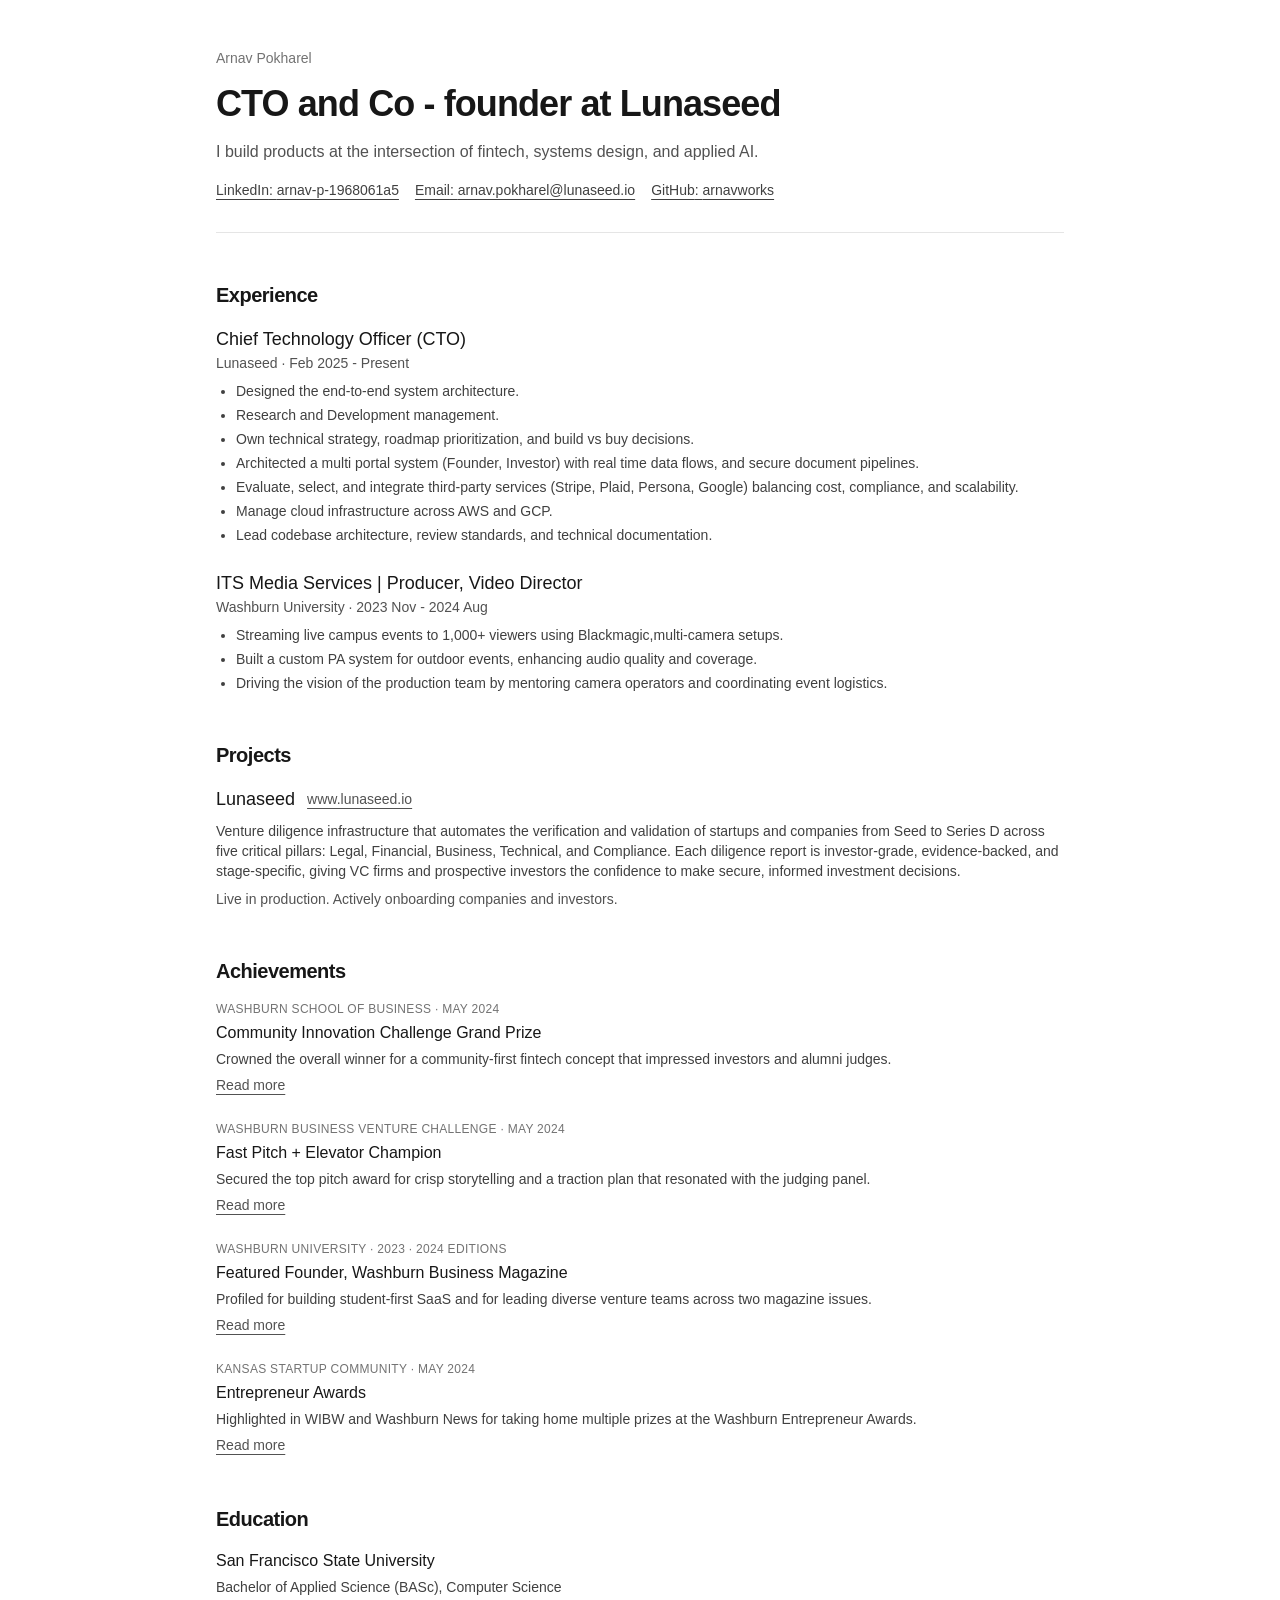
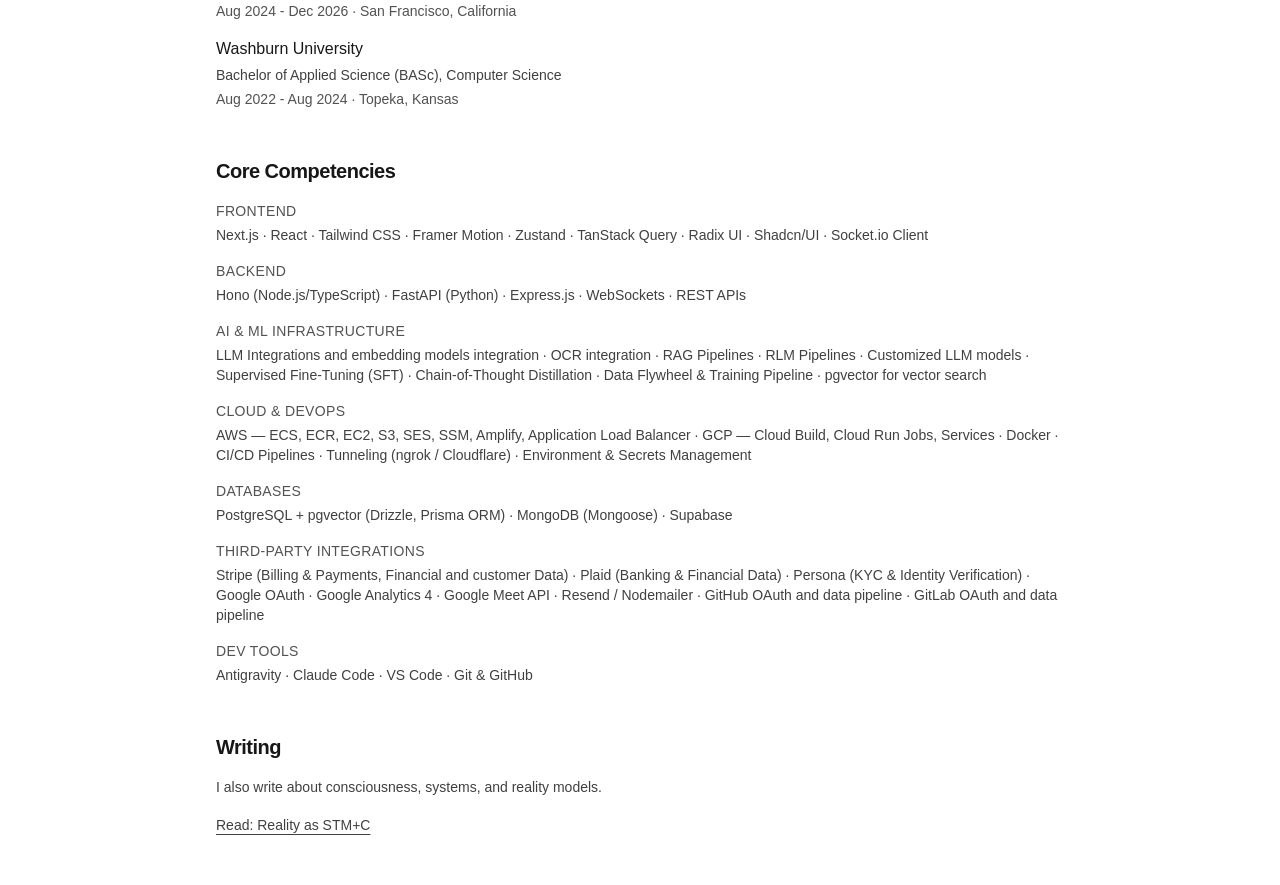
<file: index.html>
<!DOCTYPE html><!--eH_Q9JJtLrn0Xlld8xoKo--><html lang="en"><head><meta charSet="utf-8"/><meta name="viewport" content="width=device-width, initial-scale=1"/><link rel="preload" href="_next/static/media/797e433ab948586e-s.p.dbea232f.woff2" as="font" crossorigin="" type="font/woff2"/><link rel="preload" href="_next/static/media/caa3a2e1cccd8315-s.p.853070df.woff2" as="font" crossorigin="" type="font/woff2"/><link rel="stylesheet" href="_next/static/chunks/b65cd947cbc7b5fe.css" data-precedence="next"/><link rel="preload" as="script" fetchPriority="low" href="_next/static/chunks/465f799faf41e6df.js"/><script src="_next/static/chunks/806bdb8e4a6a9b95.js" async=""></script><script src="_next/static/chunks/f2f58a7e93290fbb.js" async=""></script><script src="_next/static/chunks/d702a24e2b6c48fa.js" async=""></script><script src="_next/static/chunks/turbopack-3751d65683e6514b.js" async=""></script><script src="_next/static/chunks/ff1a16fafef87110.js" async=""></script><script src="_next/static/chunks/d2be314c3ece3fbe.js" async=""></script><script src="_next/static/chunks/0db859697a99cf50.js" async=""></script><meta name="next-size-adjust" content=""/><title>Arnav Pokharel | Product Engineer</title><meta name="description" content="Portfolio of Arnav Pokharel - a Kathmandu-based product engineer crafting ambitious web experiences with Next.js, TypeScript, and thoughtful UX."/><meta property="og:title" content="Arnav Pokharel | Product Engineer"/><meta property="og:description" content="Product-minded engineer helping founders launch delightful SaaS, dashboards, and design systems."/><meta property="og:url" content="https://arnavpokharel.com"/><meta property="og:site_name" content="Arnav Pokharel"/><meta name="twitter:card" content="summary_large_image"/><meta name="twitter:title" content="Arnav Pokharel | Product Engineer"/><meta name="twitter:description" content="Engineer/designer hybrid building resilient, human-centered products with Next.js &amp; TypeScript."/><link rel="icon" href="favicon.ico%3Ffavicon.0b3bf435.ico" sizes="256x256" type="image/x-icon"/><script src="_next/static/chunks/a6dad97d9634a72d.js" noModule=""></script></head><body class="geist_a71539c9-module__T19VSG__variable geist_mono_8d43a2aa-module__8Li5zG__variable antialiased"><div hidden=""><!--$--><!--/$--></div><div class=""><main class="min-h-screen bg-white text-neutral-900 transition-colors dark:bg-neutral-950 dark:text-neutral-100"><div class="mx-auto max-w-4xl space-y-12 px-6 py-12"><header class="space-y-4 border-b border-neutral-200 pb-8 dark:border-neutral-800"><p class="text-sm text-neutral-500 dark:text-neutral-400">Arnav Pokharel</p><h1 class="text-3xl font-semibold tracking-tight sm:text-4xl">CTO and Co - founder at Lunaseed</h1><p class="max-w-2xl text-neutral-600 dark:text-neutral-300">I build products at the intersection of fintech, systems design, and applied AI.</p><div class="flex flex-wrap gap-4 text-sm"><a href="https://www.linkedin.com/in/arnav-p-1968061a5/" target="_blank" rel="noreferrer" class="text-neutral-700 underline underline-offset-4 hover:text-black dark:text-neutral-200 dark:hover:text-white">LinkedIn<!-- -->: <!-- -->arnav-p-1968061a5</a><a href="mailto:arnav.pokharel@lunaseed.io" class="text-neutral-700 underline underline-offset-4 hover:text-black dark:text-neutral-200 dark:hover:text-white">Email<!-- -->: <!-- -->arnav.pokharel@lunaseed.io</a><a href="https://github.com/arnavworks" target="_blank" rel="noreferrer" class="text-neutral-700 underline underline-offset-4 hover:text-black dark:text-neutral-200 dark:hover:text-white">GitHub<!-- -->: <!-- -->arnavworks</a></div></header><section class="space-y-4"><h2 class="text-xl font-semibold tracking-tight text-neutral-900 dark:text-neutral-100">Experience</h2><div class="space-y-6"><article class="space-y-2"><div><h3 class="text-lg font-medium text-neutral-900 dark:text-neutral-100">Chief Technology Officer (CTO)</h3><p class="text-sm text-neutral-600 dark:text-neutral-300">Lunaseed<!-- --> · <!-- -->Feb 2025 - Present</p></div><ul class="list-disc space-y-1 pl-5 text-sm text-neutral-700 dark:text-neutral-300"><li>Designed the end-to-end system architecture.</li><li>Research and Development management.</li><li>Own technical strategy, roadmap prioritization, and build vs buy decisions.</li><li>Architected a multi portal system (Founder, Investor) with real time data flows, and secure document pipelines.</li><li>Evaluate, select, and integrate third-party services (Stripe, Plaid, Persona, Google) balancing cost, compliance, and scalability.</li><li>Manage cloud infrastructure across AWS and GCP.</li><li>Lead codebase architecture, review standards, and technical documentation.</li></ul></article><article class="space-y-2"><div><h3 class="text-lg font-medium text-neutral-900 dark:text-neutral-100">ITS Media Services | Producer, Video Director</h3><p class="text-sm text-neutral-600 dark:text-neutral-300">Washburn University<!-- --> · <!-- -->2023 Nov - 2024 Aug</p></div><ul class="list-disc space-y-1 pl-5 text-sm text-neutral-700 dark:text-neutral-300"><li>Streaming live campus events to 1,000+ viewers using Blackmagic,multi-camera setups.</li><li>Built a custom PA system for outdoor events, enhancing audio quality and coverage.</li><li>Driving the vision of the production team by mentoring camera operators and coordinating event logistics.</li></ul></article></div></section><section class="space-y-4"><h2 class="text-xl font-semibold tracking-tight text-neutral-900 dark:text-neutral-100">Projects</h2><div class="space-y-6"><article class="space-y-2"><div class="flex flex-wrap items-center gap-3"><h3 class="text-lg font-medium text-neutral-900 dark:text-neutral-100">Lunaseed</h3><a href="https://www.lunaseed.io" target="_blank" rel="noreferrer" class="text-sm text-neutral-600 underline underline-offset-4 hover:text-neutral-900 dark:text-neutral-300 dark:hover:text-white">www.lunaseed.io</a></div><p class="text-sm text-neutral-700 dark:text-neutral-300">Venture diligence infrastructure that automates the verification and validation of startups and companies from Seed to Series D across five critical pillars: Legal, Financial, Business, Technical, and Compliance. Each diligence report is investor-grade, evidence-backed, and stage-specific, giving VC firms and prospective investors the confidence to make secure, informed investment decisions.</p><p class="text-sm text-neutral-600 dark:text-neutral-400">Live in production. Actively onboarding companies and investors.</p></article></div></section><section class="space-y-4"><h2 class="text-xl font-semibold tracking-tight text-neutral-900 dark:text-neutral-100">Achievements</h2><div class="space-y-6"><article class="space-y-1"><p class="text-xs uppercase tracking-wide text-neutral-500 dark:text-neutral-400">Washburn School of Business<!-- --> · <!-- -->May 2024</p><h3 class="text-base font-medium text-neutral-900 dark:text-neutral-100">Community Innovation Challenge Grand Prize</h3><p class="text-sm text-neutral-700 dark:text-neutral-300">Crowned the overall winner for a community-first fintech concept that impressed investors and alumni judges.</p><a href="https://www.linkedin.com/posts/washburnbusiness_congratulations-to-our-2024-community-innovation-activity-7177047293928382464-poDV?utm_source=social_share_send&utm_medium=member_desktop_web&rcm=ACoAAC_-2YIBIpYDkq9ajgBYN9ycTtUkUk8Nxxc" target="_blank" rel="noreferrer" class="text-sm text-neutral-600 underline underline-offset-4 hover:text-neutral-900 dark:text-neutral-300 dark:hover:text-white">Read more</a></article><article class="space-y-1"><p class="text-xs uppercase tracking-wide text-neutral-500 dark:text-neutral-400">Washburn Business Venture Challenge<!-- --> · <!-- -->May 2024</p><h3 class="text-base font-medium text-neutral-900 dark:text-neutral-100">Fast Pitch + Elevator Champion</h3><p class="text-sm text-neutral-700 dark:text-neutral-300">Secured the top pitch award for crisp storytelling and a traction plan that resonated with the judging panel.</p><a href="https://www.linkedin.com/posts/washburnbusiness_congratulations-to-trevor-estrada-winner-ugcPost-7182052013487087616-Nx2y?utm_source=social_share_send&utm_medium=member_desktop_web&rcm=ACoAAC_-2YIBIpYDkq9ajgBYN9ycTtUkUk8Nxxc" target="_blank" rel="noreferrer" class="text-sm text-neutral-600 underline underline-offset-4 hover:text-neutral-900 dark:text-neutral-300 dark:hover:text-white">Read more</a></article><article class="space-y-1"><p class="text-xs uppercase tracking-wide text-neutral-500 dark:text-neutral-400">Washburn University<!-- --> · <!-- -->2023 · 2024 Editions</p><h3 class="text-base font-medium text-neutral-900 dark:text-neutral-100">Featured Founder, Washburn Business Magazine</h3><p class="text-sm text-neutral-700 dark:text-neutral-300">Profiled for building student-first SaaS and for leading diverse venture teams across two magazine issues.</p><a href="https://www.washburn.edu/academics/college-schools/business/_REDESIGN 2018/FILES/Magazine/2024-Magazine.pdf" target="_blank" rel="noreferrer" class="text-sm text-neutral-600 underline underline-offset-4 hover:text-neutral-900 dark:text-neutral-300 dark:hover:text-white">Read more</a></article><article class="space-y-1"><p class="text-xs uppercase tracking-wide text-neutral-500 dark:text-neutral-400">Kansas Startup Community<!-- --> · <!-- -->May 2024</p><h3 class="text-base font-medium text-neutral-900 dark:text-neutral-100">Entrepreneur Awards</h3><p class="text-sm text-neutral-700 dark:text-neutral-300">Highlighted in WIBW and Washburn News for taking home multiple prizes at the Washburn Entrepreneur Awards.</p><a href="https://www.wibw.com/2024/05/15/eight-washburn-university-students-two-alums-win-entrepreneur-awards/" target="_blank" rel="noreferrer" class="text-sm text-neutral-600 underline underline-offset-4 hover:text-neutral-900 dark:text-neutral-300 dark:hover:text-white">Read more</a></article></div></section><section class="space-y-4"><h2 class="text-xl font-semibold tracking-tight text-neutral-900 dark:text-neutral-100">Education</h2><div class="space-y-4"><article class="space-y-1"><h3 class="text-base font-medium text-neutral-900 dark:text-neutral-100">San Francisco State University</h3><p class="text-sm text-neutral-700 dark:text-neutral-300">Bachelor of Applied Science (BASc), Computer Science</p><p class="text-sm text-neutral-600 dark:text-neutral-400">Aug 2024 - Dec 2026<!-- --> · <!-- -->San Francisco, California</p></article><article class="space-y-1"><h3 class="text-base font-medium text-neutral-900 dark:text-neutral-100">Washburn University</h3><p class="text-sm text-neutral-700 dark:text-neutral-300">Bachelor of Applied Science (BASc), Computer Science</p><p class="text-sm text-neutral-600 dark:text-neutral-400">Aug 2022 - Aug 2024<!-- --> · <!-- -->Topeka, Kansas</p></article></div></section><section class="space-y-4"><h2 class="text-xl font-semibold tracking-tight text-neutral-900 dark:text-neutral-100">Core Competencies</h2><div class="space-y-4"><article class="space-y-1"><h3 class="text-sm font-medium uppercase tracking-wide text-neutral-600 dark:text-neutral-300">Frontend</h3><p class="text-sm text-neutral-700 dark:text-neutral-300">Next.js · React · Tailwind CSS · Framer Motion · Zustand · TanStack Query · Radix UI · Shadcn/UI · Socket.io Client</p></article><article class="space-y-1"><h3 class="text-sm font-medium uppercase tracking-wide text-neutral-600 dark:text-neutral-300">Backend</h3><p class="text-sm text-neutral-700 dark:text-neutral-300">Hono (Node.js/TypeScript) · FastAPI (Python) · Express.js · WebSockets · REST APIs</p></article><article class="space-y-1"><h3 class="text-sm font-medium uppercase tracking-wide text-neutral-600 dark:text-neutral-300">AI &amp; ML Infrastructure</h3><p class="text-sm text-neutral-700 dark:text-neutral-300">LLM Integrations and embedding models integration · OCR integration · RAG Pipelines · RLM Pipelines · Customized LLM models · Supervised Fine-Tuning (SFT) · Chain-of-Thought Distillation · Data Flywheel &amp; Training Pipeline · pgvector for vector search</p></article><article class="space-y-1"><h3 class="text-sm font-medium uppercase tracking-wide text-neutral-600 dark:text-neutral-300">Cloud &amp; DevOps</h3><p class="text-sm text-neutral-700 dark:text-neutral-300">AWS — ECS, ECR, EC2, S3, SES, SSM, Amplify, Application Load Balancer · GCP — Cloud Build, Cloud Run Jobs, Services · Docker · CI/CD Pipelines · Tunneling (ngrok / Cloudflare) · Environment &amp; Secrets Management</p></article><article class="space-y-1"><h3 class="text-sm font-medium uppercase tracking-wide text-neutral-600 dark:text-neutral-300">Databases</h3><p class="text-sm text-neutral-700 dark:text-neutral-300">PostgreSQL + pgvector (Drizzle, Prisma ORM) · MongoDB (Mongoose) · Supabase</p></article><article class="space-y-1"><h3 class="text-sm font-medium uppercase tracking-wide text-neutral-600 dark:text-neutral-300">Third-Party Integrations</h3><p class="text-sm text-neutral-700 dark:text-neutral-300">Stripe (Billing &amp; Payments, Financial and customer Data) · Plaid (Banking &amp; Financial Data) · Persona (KYC &amp; Identity Verification) · Google OAuth · Google Analytics 4 · Google Meet API · Resend / Nodemailer · GitHub OAuth and data pipeline · GitLab OAuth and data pipeline</p></article><article class="space-y-1"><h3 class="text-sm font-medium uppercase tracking-wide text-neutral-600 dark:text-neutral-300">Dev Tools</h3><p class="text-sm text-neutral-700 dark:text-neutral-300">Antigravity · Claude Code · VS Code · Git &amp; GitHub</p></article></div></section><section class="space-y-4"><h2 class="text-xl font-semibold tracking-tight text-neutral-900 dark:text-neutral-100">Writing</h2><p class="text-sm text-neutral-700 dark:text-neutral-300">I also write about consciousness, systems, and reality models.</p><a class="text-sm text-neutral-700 underline underline-offset-4 hover:text-neutral-900 dark:text-neutral-300 dark:hover:text-white" href="reality.html">Read: Reality as STM+C</a></section></div></main></div><!--$--><!--/$--><script src="_next/static/chunks/465f799faf41e6df.js" id="_R_" async=""></script><script>(self.__next_f=self.__next_f||[]).push([0])</script><script>self.__next_f.push([1,"1:\"$Sreact.fragment\"\n2:I[39756,[\"/_next/static/chunks/ff1a16fafef87110.js\",\"/_next/static/chunks/d2be314c3ece3fbe.js\"],\"default\"]\n3:I[37457,[\"/_next/static/chunks/ff1a16fafef87110.js\",\"/_next/static/chunks/d2be314c3ece3fbe.js\"],\"default\"]\n4:I[47257,[\"/_next/static/chunks/ff1a16fafef87110.js\",\"/_next/static/chunks/d2be314c3ece3fbe.js\"],\"ClientPageRoot\"]\n5:I[31713,[\"/_next/static/chunks/0db859697a99cf50.js\"],\"default\"]\n8:I[97367,[\"/_next/static/chunks/ff1a16fafef87110.js\",\"/_next/static/chunks/d2be314c3ece3fbe.js\"],\"OutletBoundary\"]\n9:\"$Sreact.suspense\"\nb:I[97367,[\"/_next/static/chunks/ff1a16fafef87110.js\",\"/_next/static/chunks/d2be314c3ece3fbe.js\"],\"ViewportBoundary\"]\nd:I[97367,[\"/_next/static/chunks/ff1a16fafef87110.js\",\"/_next/static/chunks/d2be314c3ece3fbe.js\"],\"MetadataBoundary\"]\nf:I[68027,[],\"default\"]\n:HL[\"/_next/static/chunks/b65cd947cbc7b5fe.css\",\"style\"]\n:HL[\"/_next/static/media/797e433ab948586e-s.p.dbea232f.woff2\",\"font\",{\"crossOrigin\":\"\",\"type\":\"font/woff2\"}]\n:HL[\"/_next/static/media/caa3a2e1cccd8315-s.p.853070df.woff2\",\"font\",{\"crossOrigin\":\"\",\"type\":\"font/woff2\"}]\n"])</script><script>self.__next_f.push([1,"0:{\"P\":null,\"b\":\"eH_Q9JJtLrn0Xlld8xoKo\",\"c\":[\"\",\"\"],\"q\":\"\",\"i\":false,\"f\":[[[\"\",{\"children\":[\"__PAGE__\",{}]},\"$undefined\",\"$undefined\",true],[[\"$\",\"$1\",\"c\",{\"children\":[[[\"$\",\"link\",\"0\",{\"rel\":\"stylesheet\",\"href\":\"/_next/static/chunks/b65cd947cbc7b5fe.css\",\"precedence\":\"next\",\"crossOrigin\":\"$undefined\",\"nonce\":\"$undefined\"}]],[\"$\",\"html\",null,{\"lang\":\"en\",\"children\":[\"$\",\"body\",null,{\"className\":\"geist_a71539c9-module__T19VSG__variable geist_mono_8d43a2aa-module__8Li5zG__variable antialiased\",\"children\":[\"$\",\"$L2\",null,{\"parallelRouterKey\":\"children\",\"error\":\"$undefined\",\"errorStyles\":\"$undefined\",\"errorScripts\":\"$undefined\",\"template\":[\"$\",\"$L3\",null,{}],\"templateStyles\":\"$undefined\",\"templateScripts\":\"$undefined\",\"notFound\":[[[\"$\",\"title\",null,{\"children\":\"404: This page could not be found.\"}],[\"$\",\"div\",null,{\"style\":{\"fontFamily\":\"system-ui,\\\"Segoe UI\\\",Roboto,Helvetica,Arial,sans-serif,\\\"Apple Color Emoji\\\",\\\"Segoe UI Emoji\\\"\",\"height\":\"100vh\",\"textAlign\":\"center\",\"display\":\"flex\",\"flexDirection\":\"column\",\"alignItems\":\"center\",\"justifyContent\":\"center\"},\"children\":[\"$\",\"div\",null,{\"children\":[[\"$\",\"style\",null,{\"dangerouslySetInnerHTML\":{\"__html\":\"body{color:#000;background:#fff;margin:0}.next-error-h1{border-right:1px solid rgba(0,0,0,.3)}@media (prefers-color-scheme:dark){body{color:#fff;background:#000}.next-error-h1{border-right:1px solid rgba(255,255,255,.3)}}\"}}],[\"$\",\"h1\",null,{\"className\":\"next-error-h1\",\"style\":{\"display\":\"inline-block\",\"margin\":\"0 20px 0 0\",\"padding\":\"0 23px 0 0\",\"fontSize\":24,\"fontWeight\":500,\"verticalAlign\":\"top\",\"lineHeight\":\"49px\"},\"children\":404}],[\"$\",\"div\",null,{\"style\":{\"display\":\"inline-block\"},\"children\":[\"$\",\"h2\",null,{\"style\":{\"fontSize\":14,\"fontWeight\":400,\"lineHeight\":\"49px\",\"margin\":0},\"children\":\"This page could not be found.\"}]}]]}]}]],[]],\"forbidden\":\"$undefined\",\"unauthorized\":\"$undefined\"}]}]}]]}],{\"children\":[[\"$\",\"$1\",\"c\",{\"children\":[[\"$\",\"$L4\",null,{\"Component\":\"$5\",\"serverProvidedParams\":{\"searchParams\":{},\"params\":{},\"promises\":[\"$@6\",\"$@7\"]}}],[[\"$\",\"script\",\"script-0\",{\"src\":\"/_next/static/chunks/0db859697a99cf50.js\",\"async\":true,\"nonce\":\"$undefined\"}]],[\"$\",\"$L8\",null,{\"children\":[\"$\",\"$9\",null,{\"name\":\"Next.MetadataOutlet\",\"children\":\"$@a\"}]}]]}],{},null,false,false]},null,false,false],[\"$\",\"$1\",\"h\",{\"children\":[null,[\"$\",\"$Lb\",null,{\"children\":\"$Lc\"}],[\"$\",\"div\",null,{\"hidden\":true,\"children\":[\"$\",\"$Ld\",null,{\"children\":[\"$\",\"$9\",null,{\"name\":\"Next.Metadata\",\"children\":\"$Le\"}]}]}],[\"$\",\"meta\",null,{\"name\":\"next-size-adjust\",\"content\":\"\"}]]}],false]],\"m\":\"$undefined\",\"G\":[\"$f\",[]],\"S\":true}\n"])</script><script>self.__next_f.push([1,"6:{}\n7:\"$0:f:0:1:1:children:0:props:children:0:props:serverProvidedParams:params\"\n"])</script><script>self.__next_f.push([1,"c:[[\"$\",\"meta\",\"0\",{\"charSet\":\"utf-8\"}],[\"$\",\"meta\",\"1\",{\"name\":\"viewport\",\"content\":\"width=device-width, initial-scale=1\"}]]\n"])</script><script>self.__next_f.push([1,"10:I[27201,[\"/_next/static/chunks/ff1a16fafef87110.js\",\"/_next/static/chunks/d2be314c3ece3fbe.js\"],\"IconMark\"]\na:null\ne:[[\"$\",\"title\",\"0\",{\"children\":\"Arnav Pokharel | Product Engineer\"}],[\"$\",\"meta\",\"1\",{\"name\":\"description\",\"content\":\"Portfolio of Arnav Pokharel - a Kathmandu-based product engineer crafting ambitious web experiences with Next.js, TypeScript, and thoughtful UX.\"}],[\"$\",\"meta\",\"2\",{\"property\":\"og:title\",\"content\":\"Arnav Pokharel | Product Engineer\"}],[\"$\",\"meta\",\"3\",{\"property\":\"og:description\",\"content\":\"Product-minded engineer helping founders launch delightful SaaS, dashboards, and design systems.\"}],[\"$\",\"meta\",\"4\",{\"property\":\"og:url\",\"content\":\"https://arnavpokharel.com\"}],[\"$\",\"meta\",\"5\",{\"property\":\"og:site_name\",\"content\":\"Arnav Pokharel\"}],[\"$\",\"meta\",\"6\",{\"name\":\"twitter:card\",\"content\":\"summary_large_image\"}],[\"$\",\"meta\",\"7\",{\"name\":\"twitter:title\",\"content\":\"Arnav Pokharel | Product Engineer\"}],[\"$\",\"meta\",\"8\",{\"name\":\"twitter:description\",\"content\":\"Engineer/designer hybrid building resilient, human-centered products with Next.js \u0026 TypeScript.\"}],[\"$\",\"link\",\"9\",{\"rel\":\"icon\",\"href\":\"/favicon.ico?favicon.0b3bf435.ico\",\"sizes\":\"256x256\",\"type\":\"image/x-icon\"}],[\"$\",\"$L10\",\"10\",{}]]\n"])</script></body></html>
</file>
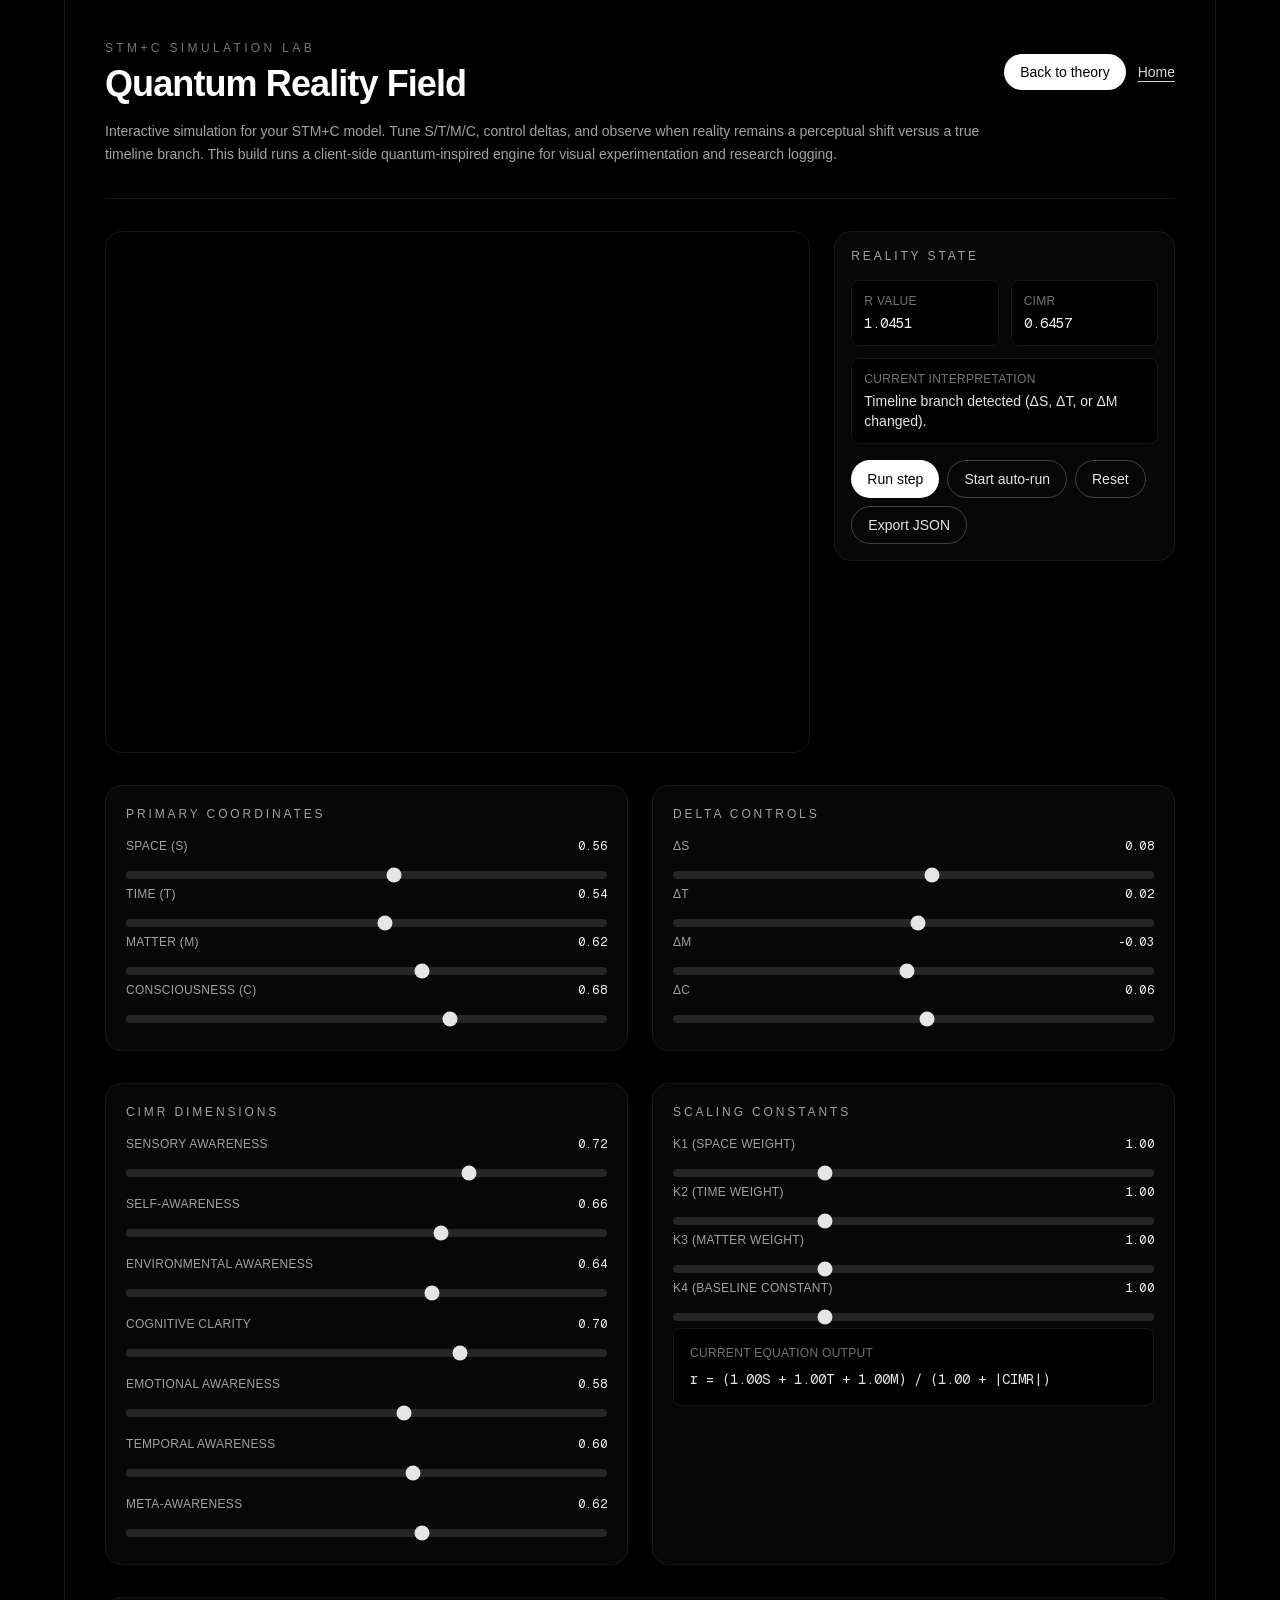
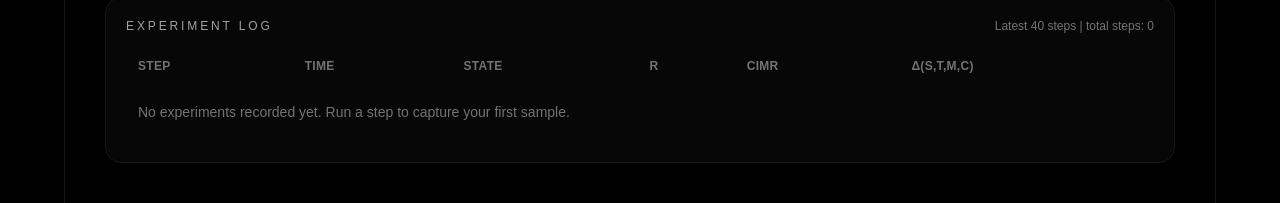
<file: reality/simulation.html>
<!DOCTYPE html><!--eH_Q9JJtLrn0Xlld8xoKo--><html lang="en"><head><meta charSet="utf-8"/><meta name="viewport" content="width=device-width, initial-scale=1"/><link rel="preload" href="../_next/static/media/797e433ab948586e-s.p.dbea232f.woff2" as="font" crossorigin="" type="font/woff2"/><link rel="preload" href="../_next/static/media/caa3a2e1cccd8315-s.p.853070df.woff2" as="font" crossorigin="" type="font/woff2"/><link rel="stylesheet" href="../_next/static/chunks/b65cd947cbc7b5fe.css" data-precedence="next"/><link rel="preload" as="script" fetchPriority="low" href="../_next/static/chunks/465f799faf41e6df.js"/><script src="../_next/static/chunks/806bdb8e4a6a9b95.js" async=""></script><script src="../_next/static/chunks/f2f58a7e93290fbb.js" async=""></script><script src="../_next/static/chunks/d702a24e2b6c48fa.js" async=""></script><script src="../_next/static/chunks/turbopack-3751d65683e6514b.js" async=""></script><script src="../_next/static/chunks/ff1a16fafef87110.js" async=""></script><script src="../_next/static/chunks/d2be314c3ece3fbe.js" async=""></script><script src="../_next/static/chunks/781980b71c1564a2.js" async=""></script><meta name="next-size-adjust" content=""/><title>Arnav Pokharel | Product Engineer</title><meta name="description" content="Portfolio of Arnav Pokharel - a Kathmandu-based product engineer crafting ambitious web experiences with Next.js, TypeScript, and thoughtful UX."/><meta property="og:title" content="Arnav Pokharel | Product Engineer"/><meta property="og:description" content="Product-minded engineer helping founders launch delightful SaaS, dashboards, and design systems."/><meta property="og:url" content="https://arnavpokharel.com"/><meta property="og:site_name" content="Arnav Pokharel"/><meta name="twitter:card" content="summary_large_image"/><meta name="twitter:title" content="Arnav Pokharel | Product Engineer"/><meta name="twitter:description" content="Engineer/designer hybrid building resilient, human-centered products with Next.js &amp; TypeScript."/><link rel="icon" href="../favicon.ico%3Ffavicon.0b3bf435.ico" sizes="256x256" type="image/x-icon"/><script src="../_next/static/chunks/a6dad97d9634a72d.js" noModule=""></script></head><body class="geist_a71539c9-module__T19VSG__variable geist_mono_8d43a2aa-module__8Li5zG__variable antialiased"><div hidden=""><!--$--><!--/$--></div><div class=""><main class="min-h-screen bg-black text-neutral-100"><div class="mx-auto max-w-6xl space-y-8 border-x border-neutral-900 px-6 py-10 sm:px-10"><header class="space-y-4 border-b border-neutral-900 pb-8"><div class="flex flex-wrap items-center justify-between gap-4"><div><p class="text-xs uppercase tracking-[0.28em] text-neutral-500">STM+C Simulation Lab</p><h1 class="mt-2 text-3xl font-semibold tracking-tight text-white sm:text-4xl">Quantum Reality Field</h1></div><div class="flex flex-wrap items-center gap-3"><a class="rounded-full bg-white px-4 py-2 text-sm text-black hover:bg-neutral-200" href="../reality.html">Back to theory</a><a class="text-sm text-neutral-300 underline underline-offset-4 hover:text-white" href="../index.html">Home</a></div></div><p class="max-w-4xl text-sm leading-relaxed text-neutral-400">Interactive simulation for your STM+C model. Tune S/T/M/C, control deltas, and observe when reality remains a perceptual shift versus a true timeline branch. This build runs a client-side quantum-inspired engine for visual experimentation and research logging.</p></header><section class="grid gap-6 lg:grid-cols-12"><div class="lg:col-span-8"><div class="overflow-hidden rounded-2xl border border-neutral-900 bg-black"><canvas class="h-[420px] w-full sm:h-[520px]"></canvas></div></div><div class="space-y-4 lg:col-span-4"><div class="rounded-2xl border border-neutral-900 bg-neutral-950/70 p-4"><p class="text-xs uppercase tracking-[0.24em] text-neutral-400">Reality State</p><div class="mt-4 grid grid-cols-2 gap-3 text-sm"><div class="rounded-lg border border-neutral-900 bg-black p-3"><p class="text-xs uppercase tracking-wide text-neutral-500">r value</p><p class="mt-1 font-mono text-neutral-100">1.0451</p></div><div class="rounded-lg border border-neutral-900 bg-black p-3"><p class="text-xs uppercase tracking-wide text-neutral-500">CIMR</p><p class="mt-1 font-mono text-neutral-100">0.6457</p></div><div class="col-span-2 rounded-lg border border-neutral-900 bg-black p-3"><p class="text-xs uppercase tracking-wide text-neutral-500">Current interpretation</p><p class="mt-1 text-neutral-200">Timeline branch detected (ΔS, ΔT, or ΔM changed).</p></div></div><div class="mt-4 flex flex-wrap gap-2"><button type="button" class="rounded-full bg-white px-4 py-2 text-sm font-medium text-black hover:bg-neutral-200">Run step</button><button type="button" class="rounded-full border border-neutral-700 px-4 py-2 text-sm text-neutral-200 hover:border-neutral-500 hover:text-white">Start auto-run</button><button type="button" class="rounded-full border border-neutral-700 px-4 py-2 text-sm text-neutral-200 hover:border-neutral-500">Reset</button><button type="button" class="rounded-full border border-neutral-700 px-4 py-2 text-sm text-neutral-200 hover:border-neutral-500">Export JSON</button></div></div></div></section><section class="grid gap-6 lg:grid-cols-2"><div class="space-y-4 rounded-2xl border border-neutral-900 bg-neutral-950/70 p-5"><p class="text-xs uppercase tracking-[0.24em] text-neutral-400">Primary Coordinates</p><label class="space-y-2"><div class="flex items-center justify-between text-xs uppercase tracking-wide text-neutral-400"><span>Space (S)</span><span class="font-mono text-neutral-100">0.56</span></div><input type="range" min="0" max="1" step="0.01" class="h-2 w-full cursor-pointer appearance-none rounded-full bg-neutral-800 accent-neutral-200" value="0.56"/></label><label class="space-y-2"><div class="flex items-center justify-between text-xs uppercase tracking-wide text-neutral-400"><span>Time (T)</span><span class="font-mono text-neutral-100">0.54</span></div><input type="range" min="0" max="1" step="0.01" class="h-2 w-full cursor-pointer appearance-none rounded-full bg-neutral-800 accent-neutral-200" value="0.54"/></label><label class="space-y-2"><div class="flex items-center justify-between text-xs uppercase tracking-wide text-neutral-400"><span>Matter (M)</span><span class="font-mono text-neutral-100">0.62</span></div><input type="range" min="0" max="1" step="0.01" class="h-2 w-full cursor-pointer appearance-none rounded-full bg-neutral-800 accent-neutral-200" value="0.62"/></label><label class="space-y-2"><div class="flex items-center justify-between text-xs uppercase tracking-wide text-neutral-400"><span>Consciousness (C)</span><span class="font-mono text-neutral-100">0.68</span></div><input type="range" min="0" max="1" step="0.01" class="h-2 w-full cursor-pointer appearance-none rounded-full bg-neutral-800 accent-neutral-200" value="0.68"/></label></div><div class="space-y-4 rounded-2xl border border-neutral-900 bg-neutral-950/70 p-5"><p class="text-xs uppercase tracking-[0.24em] text-neutral-400">Delta Controls</p><label class="space-y-2"><div class="flex items-center justify-between text-xs uppercase tracking-wide text-neutral-400"><span>ΔS</span><span class="font-mono text-neutral-100">0.08</span></div><input type="range" min="-1" max="1" step="0.01" class="h-2 w-full cursor-pointer appearance-none rounded-full bg-neutral-800 accent-neutral-200" value="0.08"/></label><label class="space-y-2"><div class="flex items-center justify-between text-xs uppercase tracking-wide text-neutral-400"><span>ΔT</span><span class="font-mono text-neutral-100">0.02</span></div><input type="range" min="-1" max="1" step="0.01" class="h-2 w-full cursor-pointer appearance-none rounded-full bg-neutral-800 accent-neutral-200" value="0.02"/></label><label class="space-y-2"><div class="flex items-center justify-between text-xs uppercase tracking-wide text-neutral-400"><span>ΔM</span><span class="font-mono text-neutral-100">-0.03</span></div><input type="range" min="-1" max="1" step="0.01" class="h-2 w-full cursor-pointer appearance-none rounded-full bg-neutral-800 accent-neutral-200" value="-0.03"/></label><label class="space-y-2"><div class="flex items-center justify-between text-xs uppercase tracking-wide text-neutral-400"><span>ΔC</span><span class="font-mono text-neutral-100">0.06</span></div><input type="range" min="-1" max="1" step="0.01" class="h-2 w-full cursor-pointer appearance-none rounded-full bg-neutral-800 accent-neutral-200" value="0.06"/></label></div></section><section class="grid gap-6 lg:grid-cols-2"><div class="space-y-4 rounded-2xl border border-neutral-900 bg-neutral-950/70 p-5"><p class="text-xs uppercase tracking-[0.24em] text-neutral-400">CIMR Dimensions</p><div class="grid gap-3"><label class="space-y-2"><div class="flex items-center justify-between text-xs uppercase tracking-wide text-neutral-400"><span>Sensory awareness</span><span class="font-mono text-neutral-100">0.72</span></div><input type="range" min="0" max="1" step="0.01" class="h-2 w-full cursor-pointer appearance-none rounded-full bg-neutral-800 accent-neutral-200" value="0.72"/></label><label class="space-y-2"><div class="flex items-center justify-between text-xs uppercase tracking-wide text-neutral-400"><span>Self-awareness</span><span class="font-mono text-neutral-100">0.66</span></div><input type="range" min="0" max="1" step="0.01" class="h-2 w-full cursor-pointer appearance-none rounded-full bg-neutral-800 accent-neutral-200" value="0.66"/></label><label class="space-y-2"><div class="flex items-center justify-between text-xs uppercase tracking-wide text-neutral-400"><span>Environmental awareness</span><span class="font-mono text-neutral-100">0.64</span></div><input type="range" min="0" max="1" step="0.01" class="h-2 w-full cursor-pointer appearance-none rounded-full bg-neutral-800 accent-neutral-200" value="0.64"/></label><label class="space-y-2"><div class="flex items-center justify-between text-xs uppercase tracking-wide text-neutral-400"><span>Cognitive clarity</span><span class="font-mono text-neutral-100">0.70</span></div><input type="range" min="0" max="1" step="0.01" class="h-2 w-full cursor-pointer appearance-none rounded-full bg-neutral-800 accent-neutral-200" value="0.7"/></label><label class="space-y-2"><div class="flex items-center justify-between text-xs uppercase tracking-wide text-neutral-400"><span>Emotional awareness</span><span class="font-mono text-neutral-100">0.58</span></div><input type="range" min="0" max="1" step="0.01" class="h-2 w-full cursor-pointer appearance-none rounded-full bg-neutral-800 accent-neutral-200" value="0.58"/></label><label class="space-y-2"><div class="flex items-center justify-between text-xs uppercase tracking-wide text-neutral-400"><span>Temporal awareness</span><span class="font-mono text-neutral-100">0.60</span></div><input type="range" min="0" max="1" step="0.01" class="h-2 w-full cursor-pointer appearance-none rounded-full bg-neutral-800 accent-neutral-200" value="0.6"/></label><label class="space-y-2"><div class="flex items-center justify-between text-xs uppercase tracking-wide text-neutral-400"><span>Meta-awareness</span><span class="font-mono text-neutral-100">0.62</span></div><input type="range" min="0" max="1" step="0.01" class="h-2 w-full cursor-pointer appearance-none rounded-full bg-neutral-800 accent-neutral-200" value="0.62"/></label></div></div><div class="space-y-4 rounded-2xl border border-neutral-900 bg-neutral-950/70 p-5"><p class="text-xs uppercase tracking-[0.24em] text-neutral-400">Scaling Constants</p><label class="space-y-2"><div class="flex items-center justify-between text-xs uppercase tracking-wide text-neutral-400"><span>k1 (space weight)</span><span class="font-mono text-neutral-100">1.00</span></div><input type="range" min="0.1" max="3" step="0.01" class="h-2 w-full cursor-pointer appearance-none rounded-full bg-neutral-800 accent-neutral-200" value="1"/></label><label class="space-y-2"><div class="flex items-center justify-between text-xs uppercase tracking-wide text-neutral-400"><span>k2 (time weight)</span><span class="font-mono text-neutral-100">1.00</span></div><input type="range" min="0.1" max="3" step="0.01" class="h-2 w-full cursor-pointer appearance-none rounded-full bg-neutral-800 accent-neutral-200" value="1"/></label><label class="space-y-2"><div class="flex items-center justify-between text-xs uppercase tracking-wide text-neutral-400"><span>k3 (matter weight)</span><span class="font-mono text-neutral-100">1.00</span></div><input type="range" min="0.1" max="3" step="0.01" class="h-2 w-full cursor-pointer appearance-none rounded-full bg-neutral-800 accent-neutral-200" value="1"/></label><label class="space-y-2"><div class="flex items-center justify-between text-xs uppercase tracking-wide text-neutral-400"><span>k4 (baseline constant)</span><span class="font-mono text-neutral-100">1.00</span></div><input type="range" min="0.1" max="3" step="0.01" class="h-2 w-full cursor-pointer appearance-none rounded-full bg-neutral-800 accent-neutral-200" value="1"/></label><div class="rounded-lg border border-neutral-900 bg-black p-4"><p class="text-xs uppercase tracking-wide text-neutral-500">Current equation output</p><p class="mt-2 font-mono text-sm text-neutral-200">r = (<!-- -->1.00<!-- -->S + <!-- -->1.00<!-- -->T + <!-- -->1.00<!-- -->M) / (<!-- -->1.00<!-- --> + |CIMR|)</p></div></div></section><section class="space-y-4 rounded-2xl border border-neutral-900 bg-neutral-950/70 p-5"><div class="flex flex-wrap items-center justify-between gap-3"><p class="text-xs uppercase tracking-[0.24em] text-neutral-400">Experiment Log</p><p class="text-xs text-neutral-500">Latest 40 steps | total steps: <!-- -->0</p></div><div class="overflow-x-auto"><table class="min-w-full text-left text-sm"><thead class="text-xs uppercase tracking-wide text-neutral-500"><tr><th class="px-3 py-2">Step</th><th class="px-3 py-2">Time</th><th class="px-3 py-2">State</th><th class="px-3 py-2">r</th><th class="px-3 py-2">CIMR</th><th class="px-3 py-2">Δ(S,T,M,C)</th></tr></thead><tbody class="divide-y divide-neutral-900"><tr><td colSpan="6" class="px-3 py-5 text-sm text-neutral-500">No experiments recorded yet. Run a step to capture your first sample.</td></tr></tbody></table></div></section></div></main></div><!--$--><!--/$--><script src="../_next/static/chunks/465f799faf41e6df.js" id="_R_" async=""></script><script>(self.__next_f=self.__next_f||[]).push([0])</script><script>self.__next_f.push([1,"1:\"$Sreact.fragment\"\n2:I[39756,[\"/_next/static/chunks/ff1a16fafef87110.js\",\"/_next/static/chunks/d2be314c3ece3fbe.js\"],\"default\"]\n3:I[37457,[\"/_next/static/chunks/ff1a16fafef87110.js\",\"/_next/static/chunks/d2be314c3ece3fbe.js\"],\"default\"]\n4:I[47257,[\"/_next/static/chunks/ff1a16fafef87110.js\",\"/_next/static/chunks/d2be314c3ece3fbe.js\"],\"ClientPageRoot\"]\n5:I[7737,[\"/_next/static/chunks/781980b71c1564a2.js\"],\"default\"]\n8:I[97367,[\"/_next/static/chunks/ff1a16fafef87110.js\",\"/_next/static/chunks/d2be314c3ece3fbe.js\"],\"OutletBoundary\"]\n9:\"$Sreact.suspense\"\nb:I[97367,[\"/_next/static/chunks/ff1a16fafef87110.js\",\"/_next/static/chunks/d2be314c3ece3fbe.js\"],\"ViewportBoundary\"]\nd:I[97367,[\"/_next/static/chunks/ff1a16fafef87110.js\",\"/_next/static/chunks/d2be314c3ece3fbe.js\"],\"MetadataBoundary\"]\nf:I[68027,[],\"default\"]\n:HL[\"/_next/static/chunks/b65cd947cbc7b5fe.css\",\"style\"]\n:HL[\"/_next/static/media/797e433ab948586e-s.p.dbea232f.woff2\",\"font\",{\"crossOrigin\":\"\",\"type\":\"font/woff2\"}]\n:HL[\"/_next/static/media/caa3a2e1cccd8315-s.p.853070df.woff2\",\"font\",{\"crossOrigin\":\"\",\"type\":\"font/woff2\"}]\n"])</script><script>self.__next_f.push([1,"0:{\"P\":null,\"b\":\"eH_Q9JJtLrn0Xlld8xoKo\",\"c\":[\"\",\"reality\",\"simulation\"],\"q\":\"\",\"i\":false,\"f\":[[[\"\",{\"children\":[\"reality\",{\"children\":[\"simulation\",{\"children\":[\"__PAGE__\",{}]}]}]},\"$undefined\",\"$undefined\",true],[[\"$\",\"$1\",\"c\",{\"children\":[[[\"$\",\"link\",\"0\",{\"rel\":\"stylesheet\",\"href\":\"/_next/static/chunks/b65cd947cbc7b5fe.css\",\"precedence\":\"next\",\"crossOrigin\":\"$undefined\",\"nonce\":\"$undefined\"}]],[\"$\",\"html\",null,{\"lang\":\"en\",\"children\":[\"$\",\"body\",null,{\"className\":\"geist_a71539c9-module__T19VSG__variable geist_mono_8d43a2aa-module__8Li5zG__variable antialiased\",\"children\":[\"$\",\"$L2\",null,{\"parallelRouterKey\":\"children\",\"error\":\"$undefined\",\"errorStyles\":\"$undefined\",\"errorScripts\":\"$undefined\",\"template\":[\"$\",\"$L3\",null,{}],\"templateStyles\":\"$undefined\",\"templateScripts\":\"$undefined\",\"notFound\":[[[\"$\",\"title\",null,{\"children\":\"404: This page could not be found.\"}],[\"$\",\"div\",null,{\"style\":{\"fontFamily\":\"system-ui,\\\"Segoe UI\\\",Roboto,Helvetica,Arial,sans-serif,\\\"Apple Color Emoji\\\",\\\"Segoe UI Emoji\\\"\",\"height\":\"100vh\",\"textAlign\":\"center\",\"display\":\"flex\",\"flexDirection\":\"column\",\"alignItems\":\"center\",\"justifyContent\":\"center\"},\"children\":[\"$\",\"div\",null,{\"children\":[[\"$\",\"style\",null,{\"dangerouslySetInnerHTML\":{\"__html\":\"body{color:#000;background:#fff;margin:0}.next-error-h1{border-right:1px solid rgba(0,0,0,.3)}@media (prefers-color-scheme:dark){body{color:#fff;background:#000}.next-error-h1{border-right:1px solid rgba(255,255,255,.3)}}\"}}],[\"$\",\"h1\",null,{\"className\":\"next-error-h1\",\"style\":{\"display\":\"inline-block\",\"margin\":\"0 20px 0 0\",\"padding\":\"0 23px 0 0\",\"fontSize\":24,\"fontWeight\":500,\"verticalAlign\":\"top\",\"lineHeight\":\"49px\"},\"children\":404}],[\"$\",\"div\",null,{\"style\":{\"display\":\"inline-block\"},\"children\":[\"$\",\"h2\",null,{\"style\":{\"fontSize\":14,\"fontWeight\":400,\"lineHeight\":\"49px\",\"margin\":0},\"children\":\"This page could not be found.\"}]}]]}]}]],[]],\"forbidden\":\"$undefined\",\"unauthorized\":\"$undefined\"}]}]}]]}],{\"children\":[[\"$\",\"$1\",\"c\",{\"children\":[null,[\"$\",\"$L2\",null,{\"parallelRouterKey\":\"children\",\"error\":\"$undefined\",\"errorStyles\":\"$undefined\",\"errorScripts\":\"$undefined\",\"template\":[\"$\",\"$L3\",null,{}],\"templateStyles\":\"$undefined\",\"templateScripts\":\"$undefined\",\"notFound\":\"$undefined\",\"forbidden\":\"$undefined\",\"unauthorized\":\"$undefined\"}]]}],{\"children\":[[\"$\",\"$1\",\"c\",{\"children\":[null,[\"$\",\"$L2\",null,{\"parallelRouterKey\":\"children\",\"error\":\"$undefined\",\"errorStyles\":\"$undefined\",\"errorScripts\":\"$undefined\",\"template\":[\"$\",\"$L3\",null,{}],\"templateStyles\":\"$undefined\",\"templateScripts\":\"$undefined\",\"notFound\":\"$undefined\",\"forbidden\":\"$undefined\",\"unauthorized\":\"$undefined\"}]]}],{\"children\":[[\"$\",\"$1\",\"c\",{\"children\":[[\"$\",\"$L4\",null,{\"Component\":\"$5\",\"serverProvidedParams\":{\"searchParams\":{},\"params\":{},\"promises\":[\"$@6\",\"$@7\"]}}],[[\"$\",\"script\",\"script-0\",{\"src\":\"/_next/static/chunks/781980b71c1564a2.js\",\"async\":true,\"nonce\":\"$undefined\"}]],[\"$\",\"$L8\",null,{\"children\":[\"$\",\"$9\",null,{\"name\":\"Next.MetadataOutlet\",\"children\":\"$@a\"}]}]]}],{},null,false,false]},null,false,false]},null,false,false]},null,false,false],[\"$\",\"$1\",\"h\",{\"children\":[null,[\"$\",\"$Lb\",null,{\"children\":\"$Lc\"}],[\"$\",\"div\",null,{\"hidden\":true,\"children\":[\"$\",\"$Ld\",null,{\"children\":[\"$\",\"$9\",null,{\"name\":\"Next.Metadata\",\"children\":\"$Le\"}]}]}],[\"$\",\"meta\",null,{\"name\":\"next-size-adjust\",\"content\":\"\"}]]}],false]],\"m\":\"$undefined\",\"G\":[\"$f\",[]],\"S\":true}\n"])</script><script>self.__next_f.push([1,"6:{}\n7:\"$0:f:0:1:1:children:1:children:1:children:0:props:children:0:props:serverProvidedParams:params\"\n"])</script><script>self.__next_f.push([1,"c:[[\"$\",\"meta\",\"0\",{\"charSet\":\"utf-8\"}],[\"$\",\"meta\",\"1\",{\"name\":\"viewport\",\"content\":\"width=device-width, initial-scale=1\"}]]\n"])</script><script>self.__next_f.push([1,"10:I[27201,[\"/_next/static/chunks/ff1a16fafef87110.js\",\"/_next/static/chunks/d2be314c3ece3fbe.js\"],\"IconMark\"]\na:null\ne:[[\"$\",\"title\",\"0\",{\"children\":\"Arnav Pokharel | Product Engineer\"}],[\"$\",\"meta\",\"1\",{\"name\":\"description\",\"content\":\"Portfolio of Arnav Pokharel - a Kathmandu-based product engineer crafting ambitious web experiences with Next.js, TypeScript, and thoughtful UX.\"}],[\"$\",\"meta\",\"2\",{\"property\":\"og:title\",\"content\":\"Arnav Pokharel | Product Engineer\"}],[\"$\",\"meta\",\"3\",{\"property\":\"og:description\",\"content\":\"Product-minded engineer helping founders launch delightful SaaS, dashboards, and design systems.\"}],[\"$\",\"meta\",\"4\",{\"property\":\"og:url\",\"content\":\"https://arnavpokharel.com\"}],[\"$\",\"meta\",\"5\",{\"property\":\"og:site_name\",\"content\":\"Arnav Pokharel\"}],[\"$\",\"meta\",\"6\",{\"name\":\"twitter:card\",\"content\":\"summary_large_image\"}],[\"$\",\"meta\",\"7\",{\"name\":\"twitter:title\",\"content\":\"Arnav Pokharel | Product Engineer\"}],[\"$\",\"meta\",\"8\",{\"name\":\"twitter:description\",\"content\":\"Engineer/designer hybrid building resilient, human-centered products with Next.js \u0026 TypeScript.\"}],[\"$\",\"link\",\"9\",{\"rel\":\"icon\",\"href\":\"/favicon.ico?favicon.0b3bf435.ico\",\"sizes\":\"256x256\",\"type\":\"image/x-icon\"}],[\"$\",\"$L10\",\"10\",{}]]\n"])</script></body></html>
</file>
<file: _next/static/chunks/b65cd947cbc7b5fe.css>
@font-face{font-family:Geist;font-style:normal;font-weight:100 900;font-display:swap;src:url(../media/8a480f0b521d4e75-s.8e0177b5.woff2)format("woff2");unicode-range:U+301,U+400-45F,U+490-491,U+4B0-4B1,U+2116}@font-face{font-family:Geist;font-style:normal;font-weight:100 900;font-display:swap;src:url(../media/7178b3e590c64307-s.b97b3418.woff2)format("woff2");unicode-range:U+100-2BA,U+2BD-2C5,U+2C7-2CC,U+2CE-2D7,U+2DD-2FF,U+304,U+308,U+329,U+1D00-1DBF,U+1E00-1E9F,U+1EF2-1EFF,U+2020,U+20A0-20AB,U+20AD-20C0,U+2113,U+2C60-2C7F,U+A720-A7FF}@font-face{font-family:Geist;font-style:normal;font-weight:100 900;font-display:swap;src:url(../media/caa3a2e1cccd8315-s.p.853070df.woff2)format("woff2");unicode-range:U+??,U+131,U+152-153,U+2BB-2BC,U+2C6,U+2DA,U+2DC,U+304,U+308,U+329,U+2000-206F,U+20AC,U+2122,U+2191,U+2193,U+2212,U+2215,U+FEFF,U+FFFD}@font-face{font-family:Geist Fallback;src:local(Arial);ascent-override:95.94%;descent-override:28.16%;line-gap-override:0.0%;size-adjust:104.76%}.geist_a71539c9-module__T19VSG__className{font-family:Geist,Geist Fallback;font-style:normal}.geist_a71539c9-module__T19VSG__variable{--font-geist-sans:"Geist","Geist Fallback"}
@font-face{font-family:Geist Mono;font-style:normal;font-weight:100 900;font-display:swap;src:url(../media/4fa387ec64143e14-s.c1fdd6c2.woff2)format("woff2");unicode-range:U+301,U+400-45F,U+490-491,U+4B0-4B1,U+2116}@font-face{font-family:Geist Mono;font-style:normal;font-weight:100 900;font-display:swap;src:url(../media/bbc41e54d2fcbd21-s.799d8ef8.woff2)format("woff2");unicode-range:U+100-2BA,U+2BD-2C5,U+2C7-2CC,U+2CE-2D7,U+2DD-2FF,U+304,U+308,U+329,U+1D00-1DBF,U+1E00-1E9F,U+1EF2-1EFF,U+2020,U+20A0-20AB,U+20AD-20C0,U+2113,U+2C60-2C7F,U+A720-A7FF}@font-face{font-family:Geist Mono;font-style:normal;font-weight:100 900;font-display:swap;src:url(../media/797e433ab948586e-s.p.dbea232f.woff2)format("woff2");unicode-range:U+??,U+131,U+152-153,U+2BB-2BC,U+2C6,U+2DA,U+2DC,U+304,U+308,U+329,U+2000-206F,U+20AC,U+2122,U+2191,U+2193,U+2212,U+2215,U+FEFF,U+FFFD}@font-face{font-family:Geist Mono Fallback;src:local(Arial);ascent-override:74.67%;descent-override:21.92%;line-gap-override:0.0%;size-adjust:134.59%}.geist_mono_8d43a2aa-module__8Li5zG__className{font-family:Geist Mono,Geist Mono Fallback;font-style:normal}.geist_mono_8d43a2aa-module__8Li5zG__variable{--font-geist-mono:"Geist Mono","Geist Mono Fallback"}
@layer properties{@supports (((-webkit-hyphens:none)) and (not (margin-trim:inline))) or ((-moz-orient:inline) and (not (color:rgb(from red r g b)))){*,:before,:after,::backdrop{--tw-space-y-reverse:0;--tw-divide-y-reverse:0;--tw-border-style:solid;--tw-leading:initial;--tw-font-weight:initial;--tw-tracking:initial}}}@layer theme{:root,:host{--color-neutral-100:#f5f5f5;--color-neutral-200:#e5e5e5;--color-neutral-300:#d4d4d4;--color-neutral-400:#a1a1a1;--color-neutral-500:#737373;--color-neutral-600:#525252;--color-neutral-700:#404040;--color-neutral-800:#262626;--color-neutral-900:#171717;--color-neutral-950:#0a0a0a;--color-black:#000;--color-white:#fff;--spacing:.25rem;--container-2xl:42rem;--container-3xl:48rem;--container-4xl:56rem;--container-6xl:72rem;--text-xs:.75rem;--text-xs--line-height:calc(1/.75);--text-sm:.875rem;--text-sm--line-height:calc(1.25/.875);--text-base:1rem;--text-base--line-height:calc(1.5/1);--text-lg:1.125rem;--text-lg--line-height:calc(1.75/1.125);--text-xl:1.25rem;--text-xl--line-height:calc(1.75/1.25);--text-3xl:1.875rem;--text-3xl--line-height:calc(2.25/1.875);--text-4xl:2.25rem;--text-4xl--line-height:calc(2.5/2.25);--font-weight-medium:500;--font-weight-semibold:600;--tracking-tight:-.025em;--tracking-wide:.025em;--leading-relaxed:1.625;--radius-lg:.5rem;--radius-2xl:1rem;--default-transition-duration:.15s;--default-transition-timing-function:cubic-bezier(.4,0,.2,1);--default-font-family:var(--font-geist-sans);--default-mono-font-family:var(--font-geist-mono)}@supports (color:lab(0% 0 0)){:root,:host{--color-neutral-100:lab(96.52% -.0000298023 .0000119209);--color-neutral-200:lab(90.952% 0 -.0000119209);--color-neutral-300:lab(84.92% 0 -.0000119209);--color-neutral-400:lab(66.128% -.0000298023 .0000119209);--color-neutral-500:lab(48.496% 0 0);--color-neutral-600:lab(34.924% 0 0);--color-neutral-700:lab(27.036% 0 0);--color-neutral-800:lab(15.204% 0 -.00000596046);--color-neutral-900:lab(7.78201% -.0000149012 0);--color-neutral-950:lab(2.75381% 0 0)}}}@layer base{*,:after,:before,::backdrop{box-sizing:border-box;border:0 solid;margin:0;padding:0}::file-selector-button{box-sizing:border-box;border:0 solid;margin:0;padding:0}html,:host{-webkit-text-size-adjust:100%;tab-size:4;line-height:1.5;font-family:var(--default-font-family,ui-sans-serif,system-ui,sans-serif,"Apple Color Emoji","Segoe UI Emoji","Segoe UI Symbol","Noto Color Emoji");font-feature-settings:var(--default-font-feature-settings,normal);font-variation-settings:var(--default-font-variation-settings,normal);-webkit-tap-highlight-color:transparent}hr{height:0;color:inherit;border-top-width:1px}abbr:where([title]){-webkit-text-decoration:underline dotted;text-decoration:underline dotted}h1,h2,h3,h4,h5,h6{font-size:inherit;font-weight:inherit}a{color:inherit;-webkit-text-decoration:inherit;-webkit-text-decoration:inherit;-webkit-text-decoration:inherit;-webkit-text-decoration:inherit;text-decoration:inherit}b,strong{font-weight:bolder}code,kbd,samp,pre{font-family:var(--default-mono-font-family,ui-monospace,SFMono-Regular,Menlo,Monaco,Consolas,"Liberation Mono","Courier New",monospace);font-feature-settings:var(--default-mono-font-feature-settings,normal);font-variation-settings:var(--default-mono-font-variation-settings,normal);font-size:1em}small{font-size:80%}sub,sup{vertical-align:baseline;font-size:75%;line-height:0;position:relative}sub{bottom:-.25em}sup{top:-.5em}table{text-indent:0;border-color:inherit;border-collapse:collapse}:-moz-focusring{outline:auto}progress{vertical-align:baseline}summary{display:list-item}ol,ul,menu{list-style:none}img,svg,video,canvas,audio,iframe,embed,object{vertical-align:middle;display:block}img,video{max-width:100%;height:auto}button,input,select,optgroup,textarea{font:inherit;font-feature-settings:inherit;font-variation-settings:inherit;letter-spacing:inherit;color:inherit;opacity:1;background-color:#0000;border-radius:0}::file-selector-button{font:inherit;font-feature-settings:inherit;font-variation-settings:inherit;letter-spacing:inherit;color:inherit;opacity:1;background-color:#0000;border-radius:0}:where(select:is([multiple],[size])) optgroup{font-weight:bolder}:where(select:is([multiple],[size])) optgroup option{padding-inline-start:20px}::file-selector-button{margin-inline-end:4px}::placeholder{opacity:1}@supports (not ((-webkit-appearance:-apple-pay-button))) or (contain-intrinsic-size:1px){::placeholder{color:currentColor}@supports (color:color-mix(in lab, red, red)){::placeholder{color:color-mix(in oklab,currentcolor 50%,transparent)}}}textarea{resize:vertical}::-webkit-search-decoration{-webkit-appearance:none}::-webkit-date-and-time-value{min-height:1lh;text-align:inherit}::-webkit-datetime-edit{display:inline-flex}::-webkit-datetime-edit-fields-wrapper{padding:0}::-webkit-datetime-edit{padding-block:0}::-webkit-datetime-edit-year-field{padding-block:0}::-webkit-datetime-edit-month-field{padding-block:0}::-webkit-datetime-edit-day-field{padding-block:0}::-webkit-datetime-edit-hour-field{padding-block:0}::-webkit-datetime-edit-minute-field{padding-block:0}::-webkit-datetime-edit-second-field{padding-block:0}::-webkit-datetime-edit-millisecond-field{padding-block:0}::-webkit-datetime-edit-meridiem-field{padding-block:0}::-webkit-calendar-picker-indicator{line-height:1}:-moz-ui-invalid{box-shadow:none}button,input:where([type=button],[type=reset],[type=submit]){appearance:button}::file-selector-button{appearance:button}::-webkit-inner-spin-button{height:auto}::-webkit-outer-spin-button{height:auto}[hidden]:where(:not([hidden=until-found])){display:none!important}}@layer components;@layer utilities{.col-span-2{grid-column:span 2/span 2}.mx-auto{margin-inline:auto}.mt-1{margin-top:calc(var(--spacing)*1)}.mt-2{margin-top:calc(var(--spacing)*2)}.mt-4{margin-top:calc(var(--spacing)*4)}.flex{display:flex}.grid{display:grid}.hidden{display:none}.h-2{height:calc(var(--spacing)*2)}.h-\[420px\]{height:420px}.min-h-screen{min-height:100vh}.w-full{width:100%}.max-w-2xl{max-width:var(--container-2xl)}.max-w-3xl{max-width:var(--container-3xl)}.max-w-4xl{max-width:var(--container-4xl)}.max-w-6xl{max-width:var(--container-6xl)}.min-w-full{min-width:100%}.cursor-pointer{cursor:pointer}.resize{resize:both}.list-disc{list-style-type:disc}.appearance-none{appearance:none}.grid-cols-2{grid-template-columns:repeat(2,minmax(0,1fr))}.flex-wrap{flex-wrap:wrap}.items-center{align-items:center}.justify-between{justify-content:space-between}.gap-2{gap:calc(var(--spacing)*2)}.gap-3{gap:calc(var(--spacing)*3)}.gap-4{gap:calc(var(--spacing)*4)}.gap-6{gap:calc(var(--spacing)*6)}:where(.space-y-1>:not(:last-child)){--tw-space-y-reverse:0;margin-block-start:calc(calc(var(--spacing)*1)*var(--tw-space-y-reverse));margin-block-end:calc(calc(var(--spacing)*1)*calc(1 - var(--tw-space-y-reverse)))}:where(.space-y-2>:not(:last-child)){--tw-space-y-reverse:0;margin-block-start:calc(calc(var(--spacing)*2)*var(--tw-space-y-reverse));margin-block-end:calc(calc(var(--spacing)*2)*calc(1 - var(--tw-space-y-reverse)))}:where(.space-y-4>:not(:last-child)){--tw-space-y-reverse:0;margin-block-start:calc(calc(var(--spacing)*4)*var(--tw-space-y-reverse));margin-block-end:calc(calc(var(--spacing)*4)*calc(1 - var(--tw-space-y-reverse)))}:where(.space-y-6>:not(:last-child)){--tw-space-y-reverse:0;margin-block-start:calc(calc(var(--spacing)*6)*var(--tw-space-y-reverse));margin-block-end:calc(calc(var(--spacing)*6)*calc(1 - var(--tw-space-y-reverse)))}:where(.space-y-8>:not(:last-child)){--tw-space-y-reverse:0;margin-block-start:calc(calc(var(--spacing)*8)*var(--tw-space-y-reverse));margin-block-end:calc(calc(var(--spacing)*8)*calc(1 - var(--tw-space-y-reverse)))}:where(.space-y-10>:not(:last-child)){--tw-space-y-reverse:0;margin-block-start:calc(calc(var(--spacing)*10)*var(--tw-space-y-reverse));margin-block-end:calc(calc(var(--spacing)*10)*calc(1 - var(--tw-space-y-reverse)))}:where(.space-y-12>:not(:last-child)){--tw-space-y-reverse:0;margin-block-start:calc(calc(var(--spacing)*12)*var(--tw-space-y-reverse));margin-block-end:calc(calc(var(--spacing)*12)*calc(1 - var(--tw-space-y-reverse)))}:where(.divide-y>:not(:last-child)){--tw-divide-y-reverse:0;border-bottom-style:var(--tw-border-style);border-top-style:var(--tw-border-style);border-top-width:calc(1px*var(--tw-divide-y-reverse));border-bottom-width:calc(1px*calc(1 - var(--tw-divide-y-reverse)))}:where(.divide-neutral-900>:not(:last-child)){border-color:var(--color-neutral-900)}.overflow-hidden{overflow:hidden}.overflow-x-auto{overflow-x:auto}.rounded-2xl{border-radius:var(--radius-2xl)}.rounded-full{border-radius:3.40282e38px}.rounded-lg{border-radius:var(--radius-lg)}.border{border-style:var(--tw-border-style);border-width:1px}.border-x{border-inline-style:var(--tw-border-style);border-inline-width:1px}.border-b{border-bottom-style:var(--tw-border-style);border-bottom-width:1px}.border-neutral-200{border-color:var(--color-neutral-200)}.border-neutral-700{border-color:var(--color-neutral-700)}.border-neutral-900{border-color:var(--color-neutral-900)}.bg-black{background-color:var(--color-black)}.bg-neutral-800{background-color:var(--color-neutral-800)}.bg-neutral-900{background-color:var(--color-neutral-900)}.bg-neutral-950\/70{background-color:#0a0a0ab3}@supports (color:color-mix(in lab, red, red)){.bg-neutral-950\/70{background-color:color-mix(in oklab,var(--color-neutral-950)70%,transparent)}}.bg-white{background-color:var(--color-white)}.p-3{padding:calc(var(--spacing)*3)}.p-4{padding:calc(var(--spacing)*4)}.p-5{padding:calc(var(--spacing)*5)}.px-3{padding-inline:calc(var(--spacing)*3)}.px-4{padding-inline:calc(var(--spacing)*4)}.px-6{padding-inline:calc(var(--spacing)*6)}.py-2{padding-block:calc(var(--spacing)*2)}.py-5{padding-block:calc(var(--spacing)*5)}.py-10{padding-block:calc(var(--spacing)*10)}.py-12{padding-block:calc(var(--spacing)*12)}.pb-8{padding-bottom:calc(var(--spacing)*8)}.pl-5{padding-left:calc(var(--spacing)*5)}.pl-6{padding-left:calc(var(--spacing)*6)}.text-left{text-align:left}.font-mono{font-family:var(--font-geist-mono)}.text-3xl{font-size:var(--text-3xl);line-height:var(--tw-leading,var(--text-3xl--line-height))}.text-base{font-size:var(--text-base);line-height:var(--tw-leading,var(--text-base--line-height))}.text-lg{font-size:var(--text-lg);line-height:var(--tw-leading,var(--text-lg--line-height))}.text-sm{font-size:var(--text-sm);line-height:var(--tw-leading,var(--text-sm--line-height))}.text-xl{font-size:var(--text-xl);line-height:var(--tw-leading,var(--text-xl--line-height))}.text-xs{font-size:var(--text-xs);line-height:var(--tw-leading,var(--text-xs--line-height))}.leading-relaxed{--tw-leading:var(--leading-relaxed);line-height:var(--leading-relaxed)}.font-medium{--tw-font-weight:var(--font-weight-medium);font-weight:var(--font-weight-medium)}.font-semibold{--tw-font-weight:var(--font-weight-semibold);font-weight:var(--font-weight-semibold)}.tracking-\[0\.24em\]{--tw-tracking:.24em;letter-spacing:.24em}.tracking-\[0\.28em\]{--tw-tracking:.28em;letter-spacing:.28em}.tracking-tight{--tw-tracking:var(--tracking-tight);letter-spacing:var(--tracking-tight)}.tracking-wide{--tw-tracking:var(--tracking-wide);letter-spacing:var(--tracking-wide)}.text-black{color:var(--color-black)}.text-neutral-100{color:var(--color-neutral-100)}.text-neutral-200{color:var(--color-neutral-200)}.text-neutral-300{color:var(--color-neutral-300)}.text-neutral-400{color:var(--color-neutral-400)}.text-neutral-500{color:var(--color-neutral-500)}.text-neutral-600{color:var(--color-neutral-600)}.text-neutral-700{color:var(--color-neutral-700)}.text-neutral-900{color:var(--color-neutral-900)}.text-white{color:var(--color-white)}.uppercase{text-transform:uppercase}.underline{text-decoration-line:underline}.underline-offset-4{text-underline-offset:4px}.antialiased{-webkit-font-smoothing:antialiased;-moz-osx-font-smoothing:grayscale}.accent-neutral-200{accent-color:var(--color-neutral-200)}.transition-colors{transition-property:color,background-color,border-color,outline-color,text-decoration-color,fill,stroke,--tw-gradient-from,--tw-gradient-via,--tw-gradient-to;transition-timing-function:var(--tw-ease,var(--default-transition-timing-function));transition-duration:var(--tw-duration,var(--default-transition-duration))}@media (hover:hover){.hover\:border-neutral-500:hover{border-color:var(--color-neutral-500)}.hover\:bg-neutral-200:hover{background-color:var(--color-neutral-200)}.hover\:bg-neutral-700:hover{background-color:var(--color-neutral-700)}.hover\:text-black:hover{color:var(--color-black)}.hover\:text-neutral-900:hover{color:var(--color-neutral-900)}.hover\:text-white:hover{color:var(--color-white)}}@media (min-width:40rem){.sm\:h-\[520px\]{height:520px}.sm\:px-10{padding-inline:calc(var(--spacing)*10)}.sm\:text-4xl{font-size:var(--text-4xl);line-height:var(--tw-leading,var(--text-4xl--line-height))}}@media (min-width:64rem){.lg\:col-span-4{grid-column:span 4/span 4}.lg\:col-span-8{grid-column:span 8/span 8}.lg\:grid-cols-2{grid-template-columns:repeat(2,minmax(0,1fr))}.lg\:grid-cols-12{grid-template-columns:repeat(12,minmax(0,1fr))}}@media (prefers-color-scheme:dark){.dark\:border-neutral-800{border-color:var(--color-neutral-800)}.dark\:bg-neutral-950{background-color:var(--color-neutral-950)}.dark\:bg-white{background-color:var(--color-white)}.dark\:text-neutral-100{color:var(--color-neutral-100)}.dark\:text-neutral-200{color:var(--color-neutral-200)}.dark\:text-neutral-300{color:var(--color-neutral-300)}.dark\:text-neutral-400{color:var(--color-neutral-400)}.dark\:text-neutral-900{color:var(--color-neutral-900)}@media (hover:hover){.dark\:hover\:bg-neutral-200:hover{background-color:var(--color-neutral-200)}.dark\:hover\:text-white:hover{color:var(--color-white)}}}.animate-marquee{animation:22s linear infinite marquee}.animate-float-slow{animation:20s ease-in-out infinite floaty}.animate-float-delay{animation:24s ease-in-out 4s infinite floaty}.animate-pulse-glow{animation:18s ease-in-out infinite pulseGlow}.animate-scroll-glow{animation:14s linear infinite scrollGlow}.animate-scroll-glow-light{animation:16s linear infinite scrollGlowLight}.animate-aurora-wave{opacity:.35;background:linear-gradient(130deg,#7dd3fc59,#e0e7ff33,#a7f3d04d,#0ea5e959) 0 0/250% 250%;animation:28s ease-in-out infinite auroraWave}}:root{--background:#fff;--foreground:#171717}@media (prefers-color-scheme:dark){:root{--background:#0a0a0a;--foreground:#ededed}}body{background:var(--background);color:var(--foreground);font-family:Arial,Helvetica,sans-serif}@keyframes marquee{0%{transform:translate(0)}to{transform:translate(-50%)}}@keyframes floaty{0%{transform:translate(0)scale(1)}50%{transform:translateY(-30px)scale(1.05)}to{transform:translate(0)scale(1)}}@keyframes pulseGlow{0%{opacity:.4;transform:scale(.95)}50%{opacity:.85;transform:scale(1.05)}to{opacity:.4;transform:scale(.95)}}@keyframes scrollGlow{0%{opacity:0;transform:translate(-10%)}30%{opacity:1}to{opacity:0;transform:translate(10%)}}@keyframes scrollGlowLight{0%{opacity:0;transform:translate(-15%)}40%{opacity:1}to{opacity:0;transform:translate(15%)}}@keyframes auroraWave{0%{background-position:0%}50%{background-position:100%}to{background-position:0%}}@property --tw-space-y-reverse{syntax:"*";inherits:false;initial-value:0}@property --tw-divide-y-reverse{syntax:"*";inherits:false;initial-value:0}@property --tw-border-style{syntax:"*";inherits:false;initial-value:solid}@property --tw-leading{syntax:"*";inherits:false}@property --tw-font-weight{syntax:"*";inherits:false}@property --tw-tracking{syntax:"*";inherits:false}
</file>
